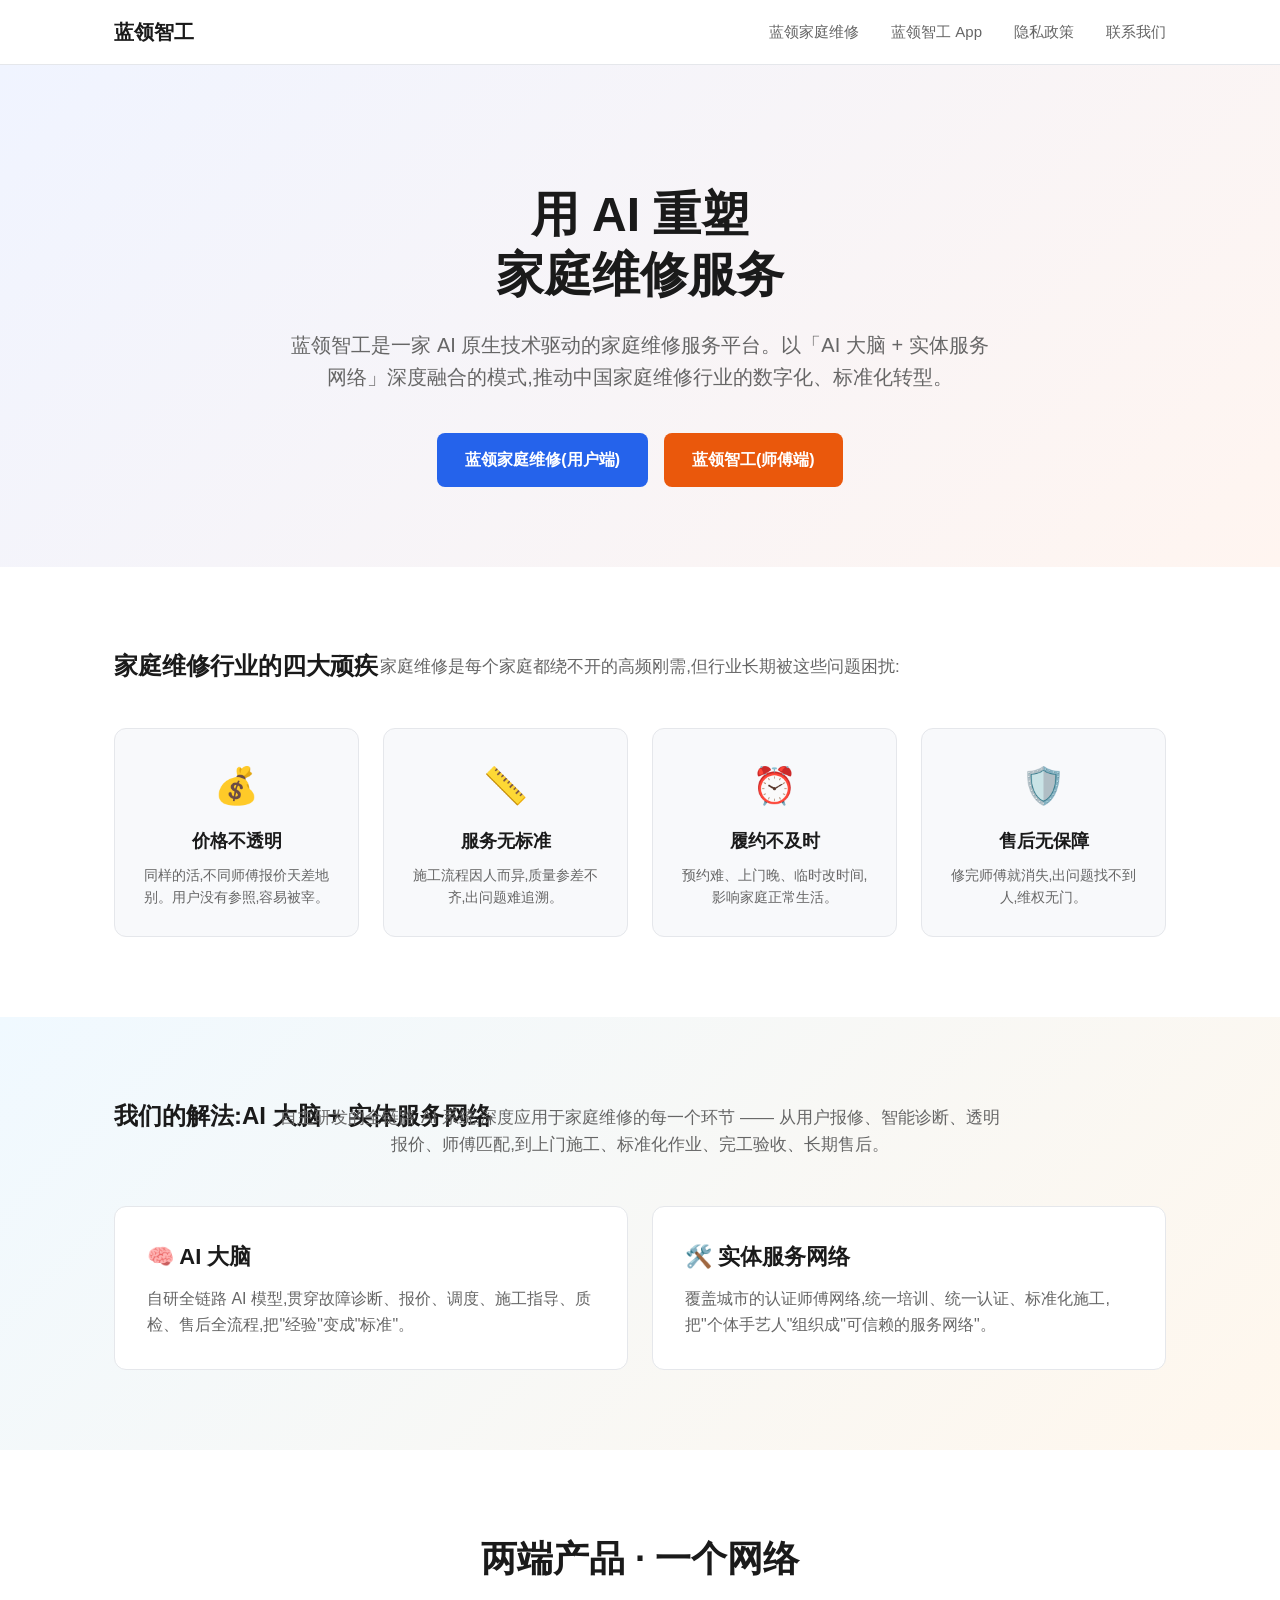
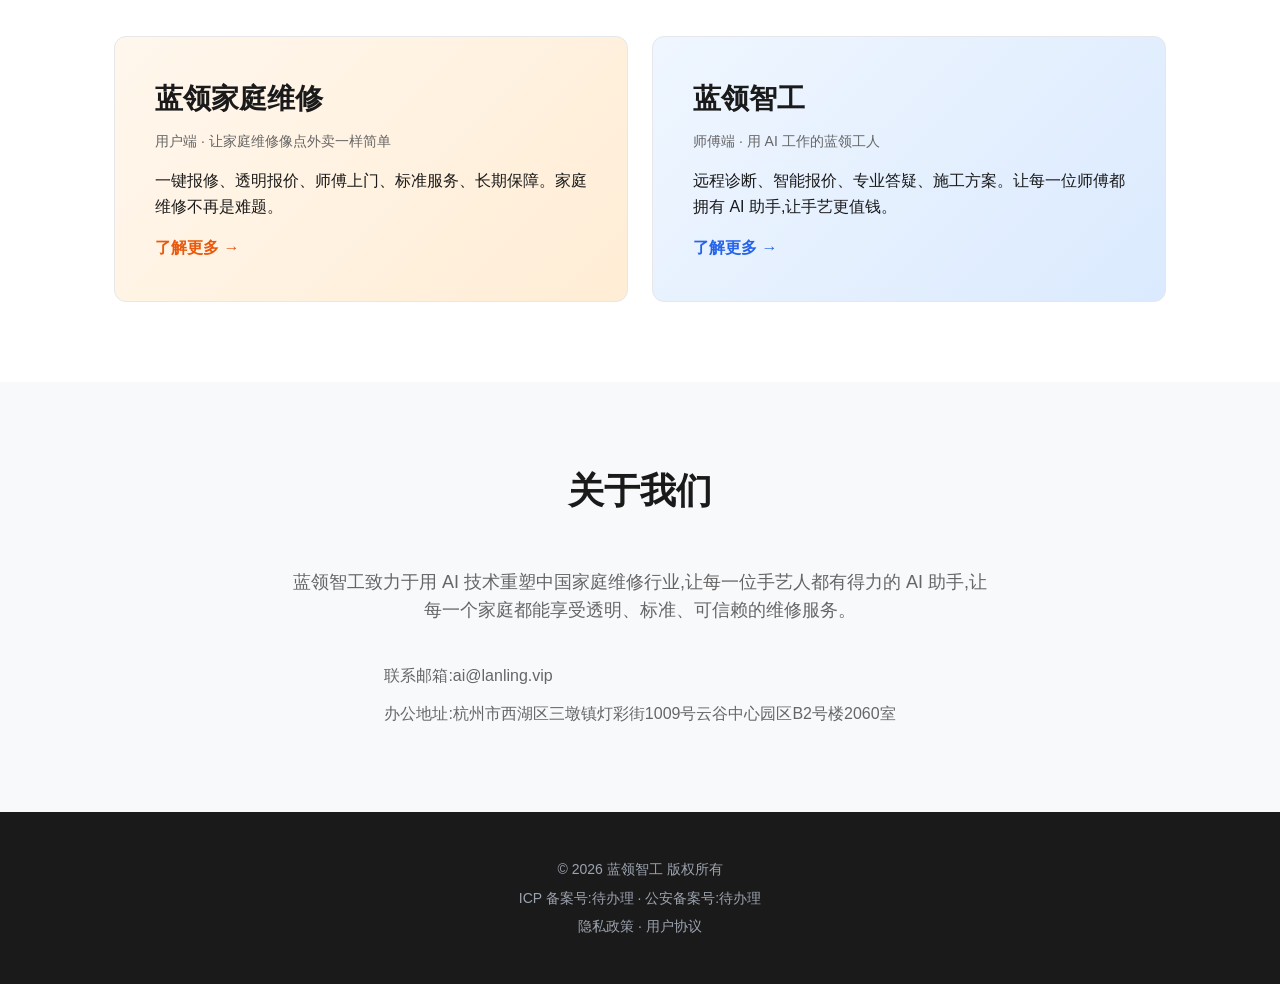
<file: index.html>
<!DOCTYPE html>
<html lang="zh-CN">
<head>
  <meta charset="UTF-8">
  <meta name="viewport" content="width=device-width, initial-scale=1.0">
  <title>蓝领智工 - AI 原生的家庭维修服务平台</title>
  <meta name="description" content="蓝领智工是一家 AI 原生技术驱动的家庭维修服务平台,以 AI 大脑 + 实体服务网络 模式推动中国家庭维修行业的数字化、标准化转型。旗下蓝领家庭维修 App 与蓝领智工 App。">
  <link rel="stylesheet" href="styles.css">
</head>
<body>
  <header class="site-header">
    <div class="container nav">
      <a href="index.html" class="logo">蓝领智工</a>
      <nav class="nav-links">
        <a href="jiating.html">蓝领家庭维修</a>
        <a href="lanlingzhigong.html">蓝领智工 App</a>
        <a href="privacy.html">隐私政策</a>
        <a href="#contact">联系我们</a>
      </nav>
    </div>
  </header>

  <section class="hero">
    <div class="container">
      <h1>用 AI 重塑<br>家庭维修服务</h1>
      <p class="lead">蓝领智工是一家 AI 原生技术驱动的家庭维修服务平台。以「AI 大脑 + 实体服务网络」深度融合的模式,推动中国家庭维修行业的数字化、标准化转型。</p>
      <div class="cta-group">
        <a href="jiating.html" class="btn btn-primary">蓝领家庭维修(用户端)</a>
        <a href="lanlingzhigong.html" class="btn btn-secondary">蓝领智工(师傅端)</a>
      </div>
    </div>
  </section>

  <section class="problem">
    <div class="container">
      <h2>家庭维修行业的四大顽疾</h2>
      <p class="section-lead">家庭维修是每个家庭都绕不开的高频刚需,但行业长期被这些问题困扰:</p>
      <div class="problem-grid">
        <div class="problem-card">
          <div class="problem-icon">💰</div>
          <h3>价格不透明</h3>
          <p>同样的活,不同师傅报价天差地别。用户没有参照,容易被宰。</p>
        </div>
        <div class="problem-card">
          <div class="problem-icon">📏</div>
          <h3>服务无标准</h3>
          <p>施工流程因人而异,质量参差不齐,出问题难追溯。</p>
        </div>
        <div class="problem-card">
          <div class="problem-icon">⏰</div>
          <h3>履约不及时</h3>
          <p>预约难、上门晚、临时改时间,影响家庭正常生活。</p>
        </div>
        <div class="problem-card">
          <div class="problem-icon">🛡️</div>
          <h3>售后无保障</h3>
          <p>修完师傅就消失,出问题找不到人,维权无门。</p>
        </div>
      </div>
    </div>
  </section>

  <section class="solution">
    <div class="container">
      <h2>我们的解法:AI 大脑 + 实体服务网络</h2>
      <p class="section-lead">自主研发的全链路 AI 系统,深度应用于家庭维修的每一个环节 —— 从用户报修、智能诊断、透明报价、师傅匹配,到上门施工、标准化作业、完工验收、长期售后。</p>
      <div class="solution-grid">
        <div class="solution-item">
          <h3>🧠 AI 大脑</h3>
          <p>自研全链路 AI 模型,贯穿故障诊断、报价、调度、施工指导、质检、售后全流程,把"经验"变成"标准"。</p>
        </div>
        <div class="solution-item">
          <h3>🛠️ 实体服务网络</h3>
          <p>覆盖城市的认证师傅网络,统一培训、统一认证、标准化施工,把"个体手艺人"组织成"可信赖的服务网络"。</p>
        </div>
      </div>
    </div>
  </section>

  <section class="products">
    <div class="container">
      <h2>两端产品 · 一个网络</h2>
      <div class="product-grid">
        <a href="jiating.html" class="product-card product-orange">
          <h3>蓝领家庭维修</h3>
          <p class="tagline">用户端 · 让家庭维修像点外卖一样简单</p>
          <p>一键报修、透明报价、师傅上门、标准服务、长期保障。家庭维修不再是难题。</p>
          <span class="learn-more">了解更多 →</span>
        </a>
        <a href="lanlingzhigong.html" class="product-card product-blue">
          <h3>蓝领智工</h3>
          <p class="tagline">师傅端 · 用 AI 工作的蓝领工人</p>
          <p>远程诊断、智能报价、专业答疑、施工方案。让每一位师傅都拥有 AI 助手,让手艺更值钱。</p>
          <span class="learn-more">了解更多 →</span>
        </a>
      </div>
    </div>
  </section>

  <section class="about" id="contact">
    <div class="container">
      <h2>关于我们</h2>
      <p>蓝领智工致力于用 AI 技术重塑中国家庭维修行业,让每一位手艺人都有得力的 AI 助手,让每一个家庭都能享受透明、标准、可信赖的维修服务。</p>
      <ul class="contact-info">
        <li>联系邮箱:ai@lanling.vip</li>
        <li>办公地址:杭州市西湖区三墩镇灯彩街1009号云谷中心园区B2号楼2060室</li>
      </ul>
    </div>
  </section>

  <footer class="site-footer">
    <div class="container">
      <p>&copy; 2026 蓝领智工 版权所有</p>
      <p>
        <a href="https://beian.miit.gov.cn" target="_blank" rel="noopener">ICP 备案号:待办理</a>
        ·
        <a href="https://beian.mps.gov.cn" target="_blank" rel="noopener">公安备案号:待办理</a>
      </p>
      <p><a href="privacy.html">隐私政策</a> · <a href="terms.html">用户协议</a></p>
    </div>
  </footer>
</body>
</html>
</file>
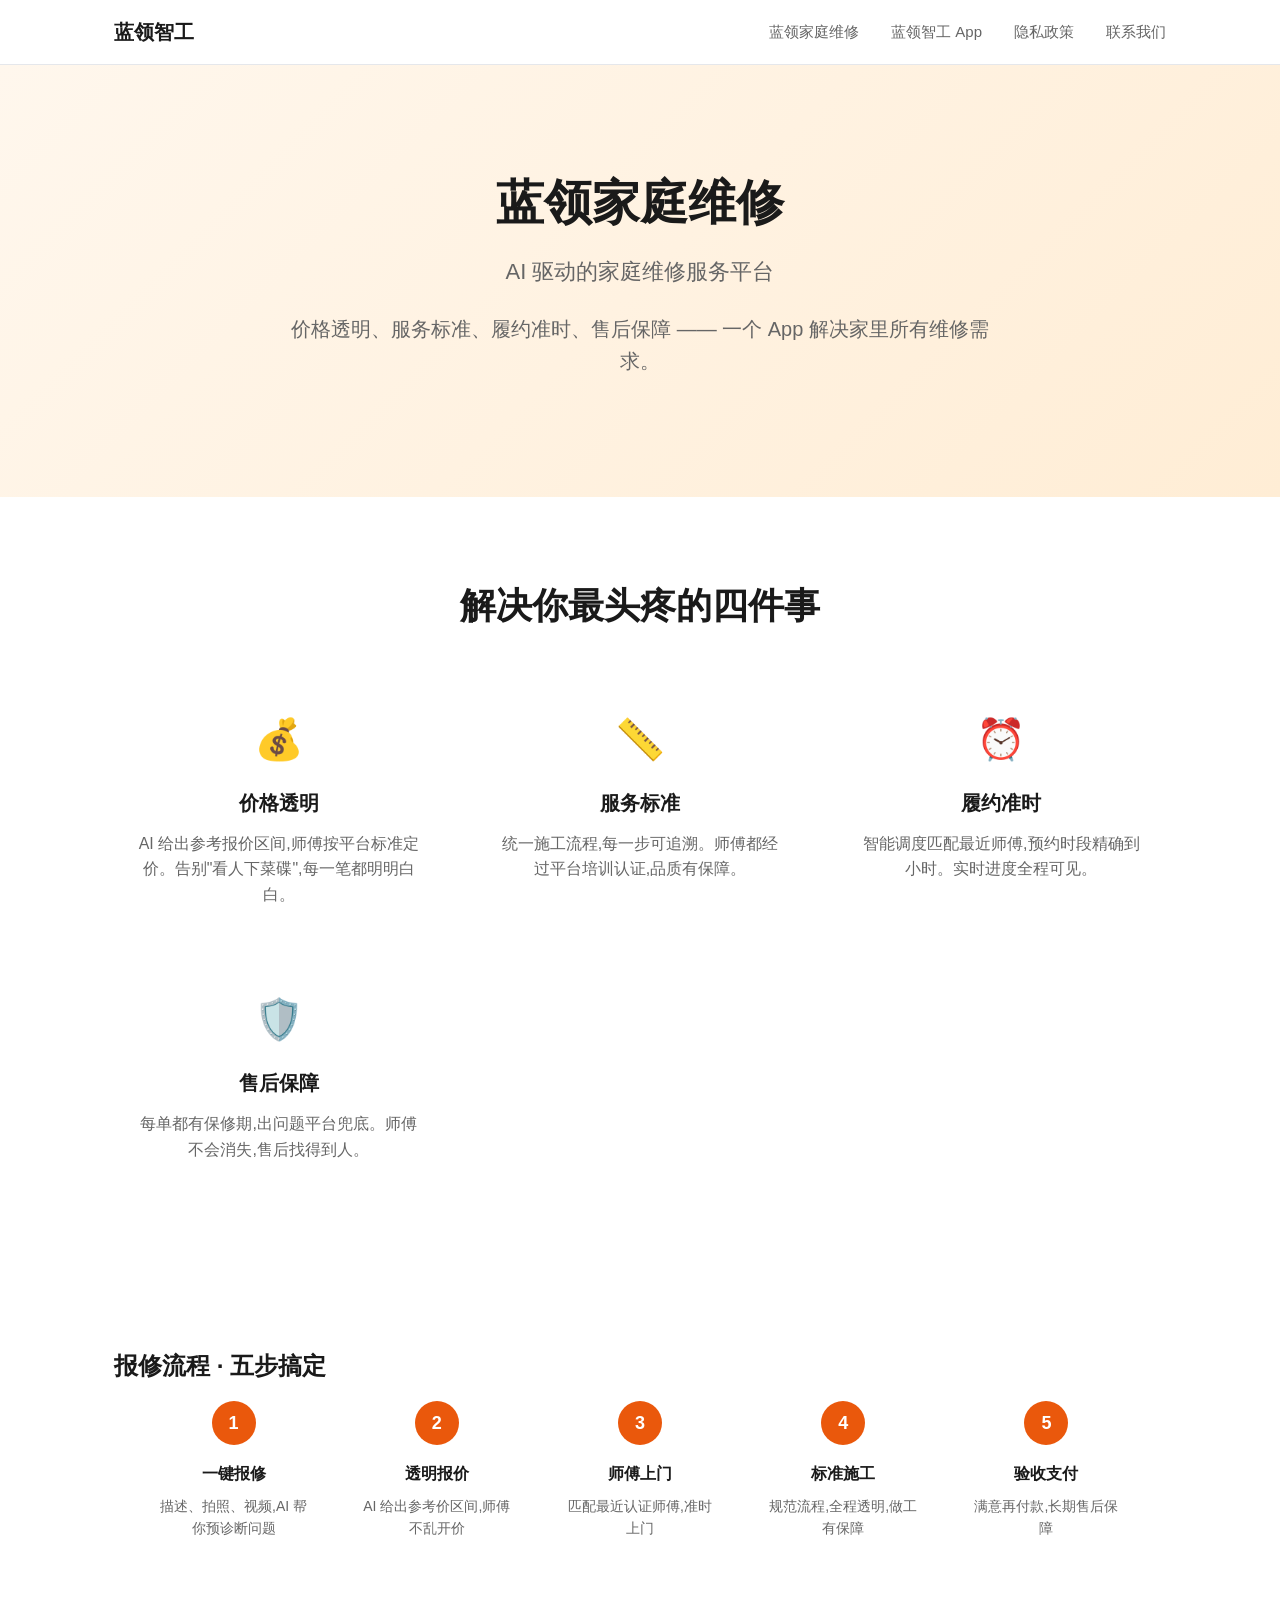
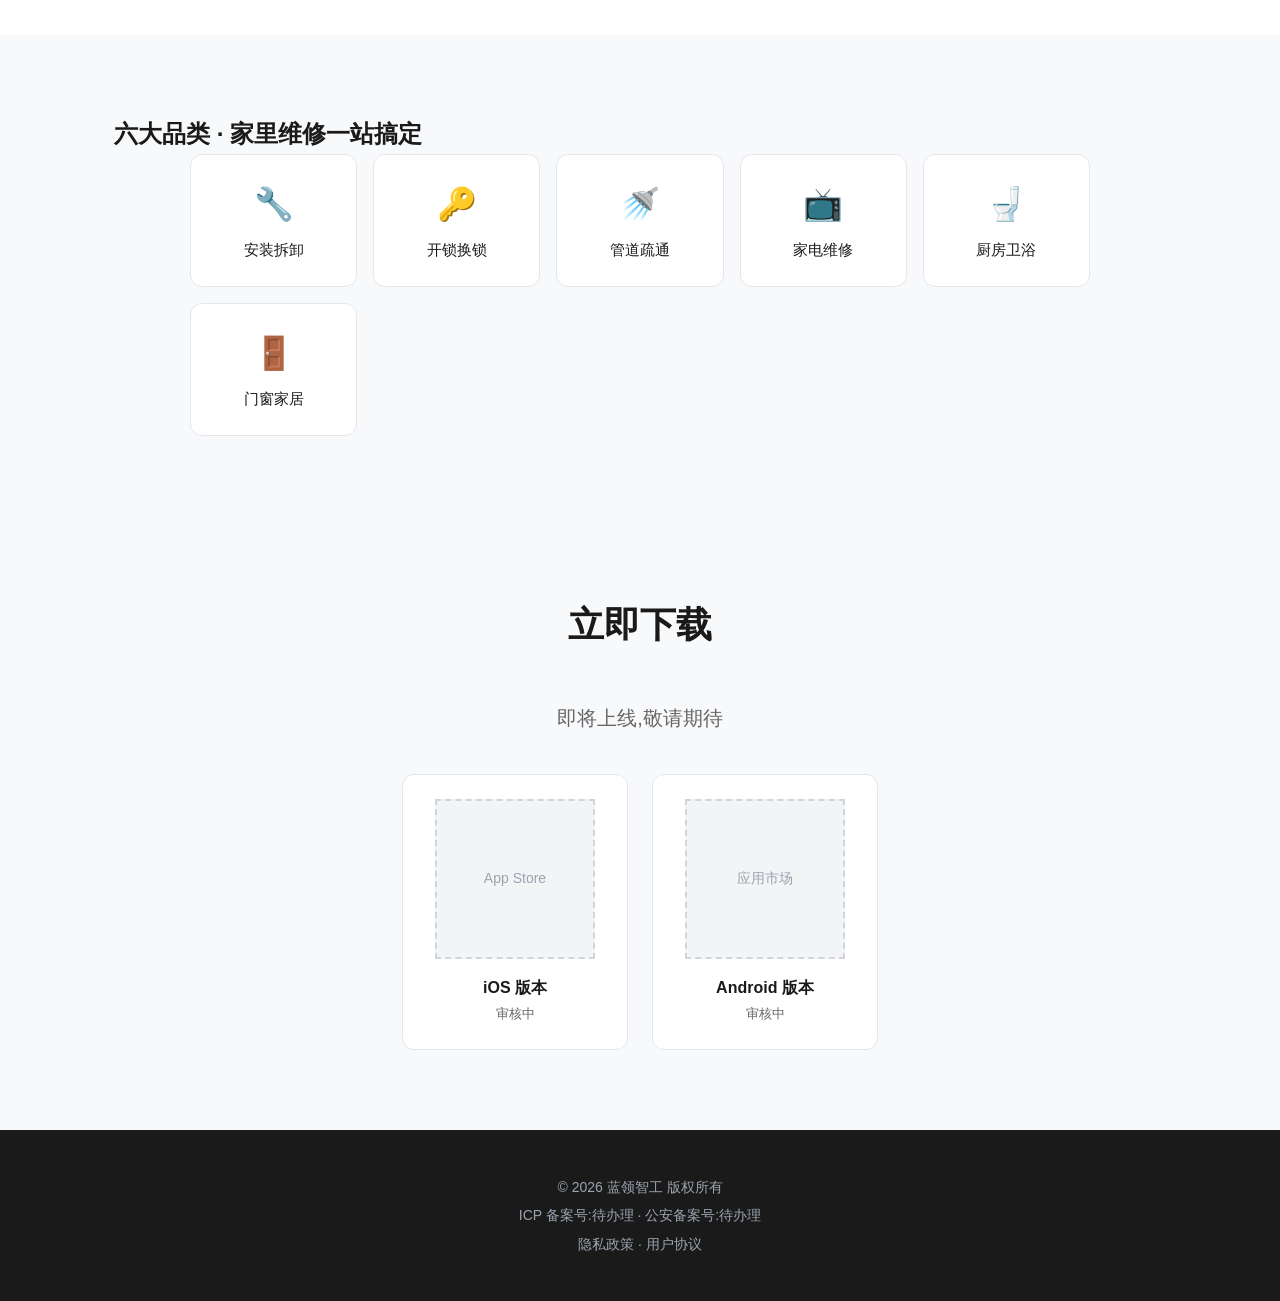
<file: jiating.html>
<!DOCTYPE html>
<html lang="zh-CN">
<head>
  <meta charset="UTF-8">
  <meta name="viewport" content="width=device-width, initial-scale=1.0">
  <title>蓝领家庭维修 - AI 驱动的家庭维修服务平台</title>
  <meta name="description" content="蓝领家庭维修是用户端家庭维修 App,价格透明、服务标准、履约准时、售后保障,六大品类一站式解决家里所有维修需求。">
  <link rel="stylesheet" href="styles.css">
</head>
<body>
  <header class="site-header">
    <div class="container nav">
      <a href="index.html" class="logo">蓝领智工</a>
      <nav class="nav-links">
        <a href="jiating.html">蓝领家庭维修</a>
        <a href="lanlingzhigong.html">蓝领智工 App</a>
        <a href="privacy.html">隐私政策</a>
        <a href="index.html#contact">联系我们</a>
      </nav>
    </div>
  </header>

  <section class="product-hero orange">
    <div class="container">
      <h1>蓝领家庭维修</h1>
      <p class="tagline">AI 驱动的家庭维修服务平台</p>
      <p class="lead">价格透明、服务标准、履约准时、售后保障 —— 一个 App 解决家里所有维修需求。</p>
    </div>
  </section>

  <section class="features">
    <div class="container">
      <h2>解决你最头疼的四件事</h2>
      <div class="feature-grid">
        <div class="feature">
          <div class="feature-icon">💰</div>
          <h3>价格透明</h3>
          <p>AI 给出参考报价区间,师傅按平台标准定价。告别"看人下菜碟",每一笔都明明白白。</p>
        </div>
        <div class="feature">
          <div class="feature-icon">📏</div>
          <h3>服务标准</h3>
          <p>统一施工流程,每一步可追溯。师傅都经过平台培训认证,品质有保障。</p>
        </div>
        <div class="feature">
          <div class="feature-icon">⏰</div>
          <h3>履约准时</h3>
          <p>智能调度匹配最近师傅,预约时段精确到小时。实时进度全程可见。</p>
        </div>
        <div class="feature">
          <div class="feature-icon">🛡️</div>
          <h3>售后保障</h3>
          <p>每单都有保修期,出问题平台兜底。师傅不会消失,售后找得到人。</p>
        </div>
      </div>
    </div>
  </section>

  <section class="how-it-works">
    <div class="container">
      <h2>报修流程 · 五步搞定</h2>
      <div class="steps">
        <div class="step">
          <div class="step-num">1</div>
          <h3>一键报修</h3>
          <p>描述、拍照、视频,AI 帮你预诊断问题</p>
        </div>
        <div class="step">
          <div class="step-num">2</div>
          <h3>透明报价</h3>
          <p>AI 给出参考价区间,师傅不乱开价</p>
        </div>
        <div class="step">
          <div class="step-num">3</div>
          <h3>师傅上门</h3>
          <p>匹配最近认证师傅,准时上门</p>
        </div>
        <div class="step">
          <div class="step-num">4</div>
          <h3>标准施工</h3>
          <p>规范流程,全程透明,做工有保障</p>
        </div>
        <div class="step">
          <div class="step-num">5</div>
          <h3>验收支付</h3>
          <p>满意再付款,长期售后保障</p>
        </div>
      </div>
    </div>
  </section>

  <section class="categories">
    <div class="container">
      <h2>六大品类 · 家里维修一站搞定</h2>
      <div class="category-grid">
        <div class="category-card">
          <div class="category-icon">🔧</div>
          <h3>安装拆卸</h3>
        </div>
        <div class="category-card">
          <div class="category-icon">🔑</div>
          <h3>开锁换锁</h3>
        </div>
        <div class="category-card">
          <div class="category-icon">🚿</div>
          <h3>管道疏通</h3>
        </div>
        <div class="category-card">
          <div class="category-icon">📺</div>
          <h3>家电维修</h3>
        </div>
        <div class="category-card">
          <div class="category-icon">🚽</div>
          <h3>厨房卫浴</h3>
        </div>
        <div class="category-card">
          <div class="category-icon">🚪</div>
          <h3>门窗家居</h3>
        </div>
      </div>
    </div>
  </section>

  <section class="download-cta">
    <div class="container">
      <h2>立即下载</h2>
      <p class="lead">即将上线,敬请期待</p>
      <div class="download-buttons">
        <div class="download-card">
          <div class="qr-placeholder">App Store</div>
          <h4>iOS 版本</h4>
          <p>审核中</p>
        </div>
        <div class="download-card">
          <div class="qr-placeholder">应用市场</div>
          <h4>Android 版本</h4>
          <p>审核中</p>
        </div>
      </div>
    </div>
  </section>

  <footer class="site-footer">
    <div class="container">
      <p>&copy; 2026 蓝领智工 版权所有</p>
      <p>
        <a href="https://beian.miit.gov.cn" target="_blank" rel="noopener">ICP 备案号:待办理</a>
        ·
        <a href="https://beian.mps.gov.cn" target="_blank" rel="noopener">公安备案号:待办理</a>
      </p>
      <p><a href="privacy.html">隐私政策</a> · <a href="terms.html">用户协议</a></p>
    </div>
  </footer>
</body>
</html>
</file>
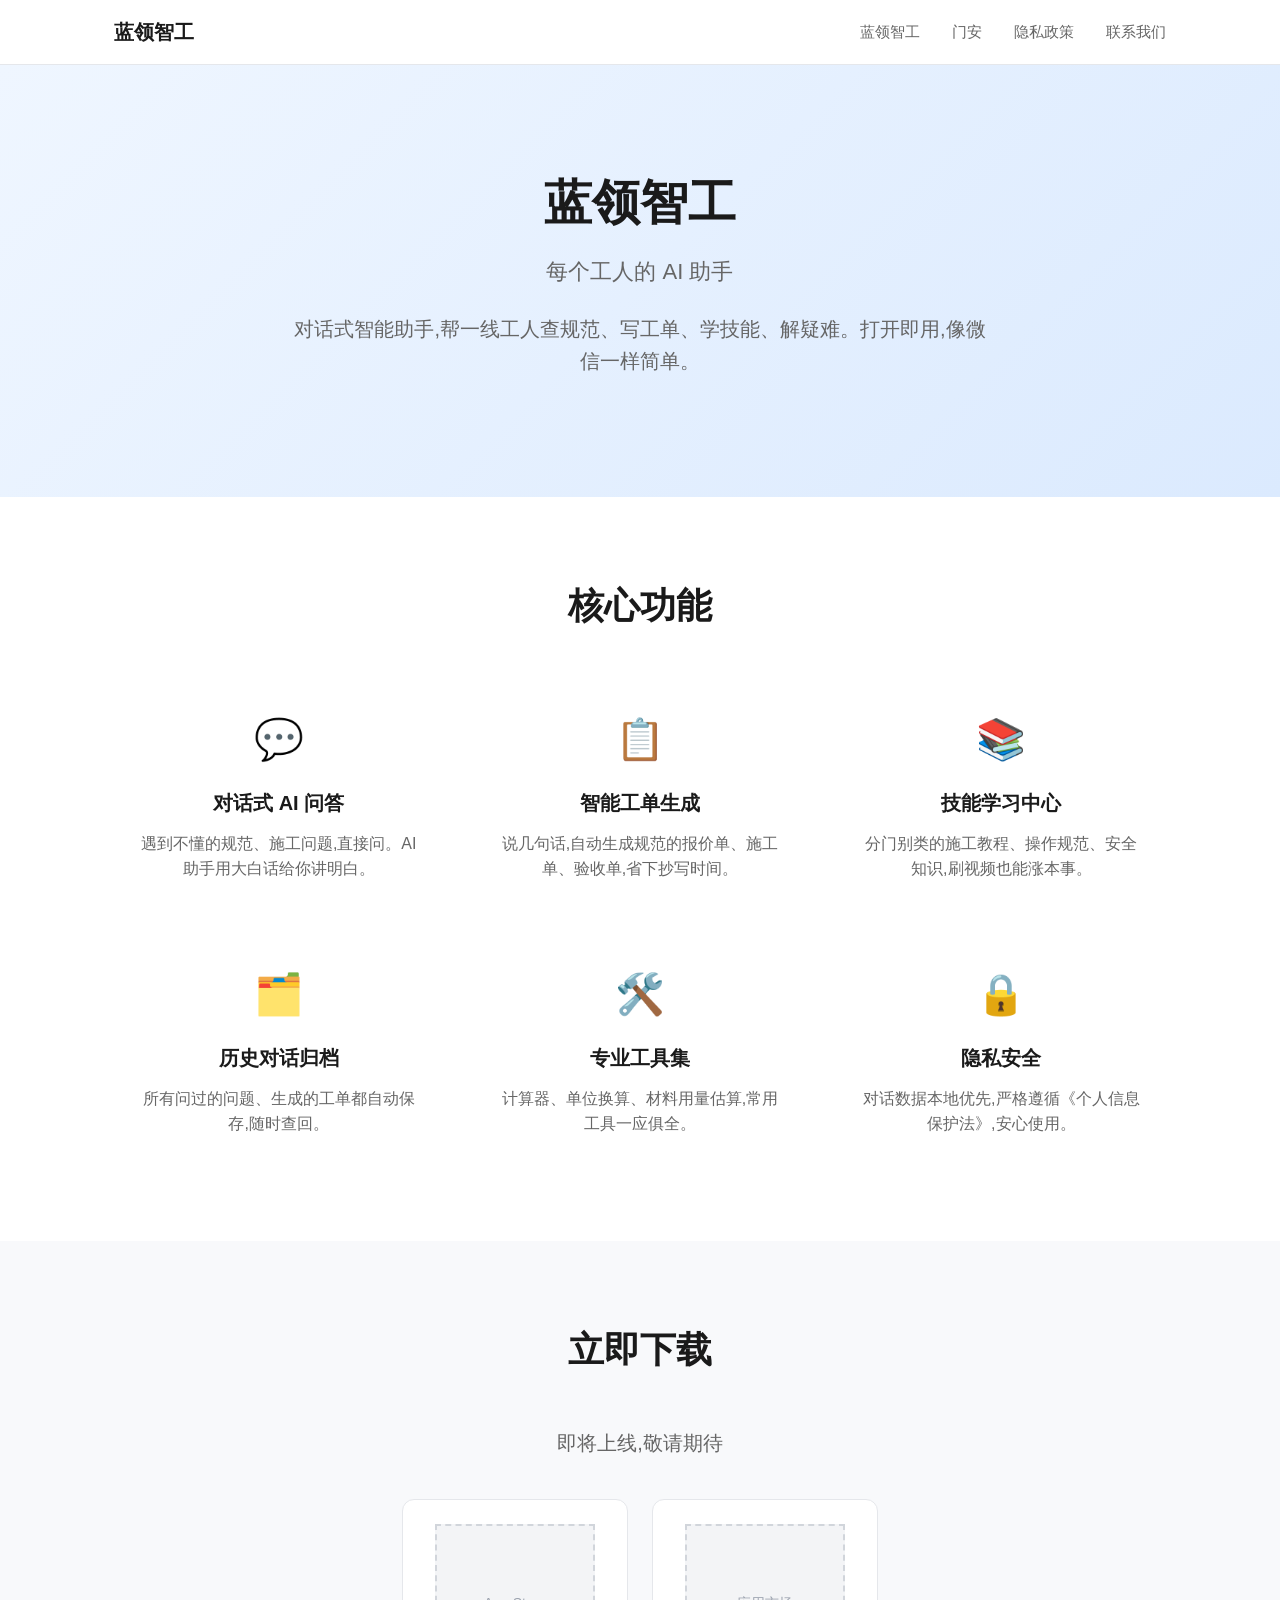
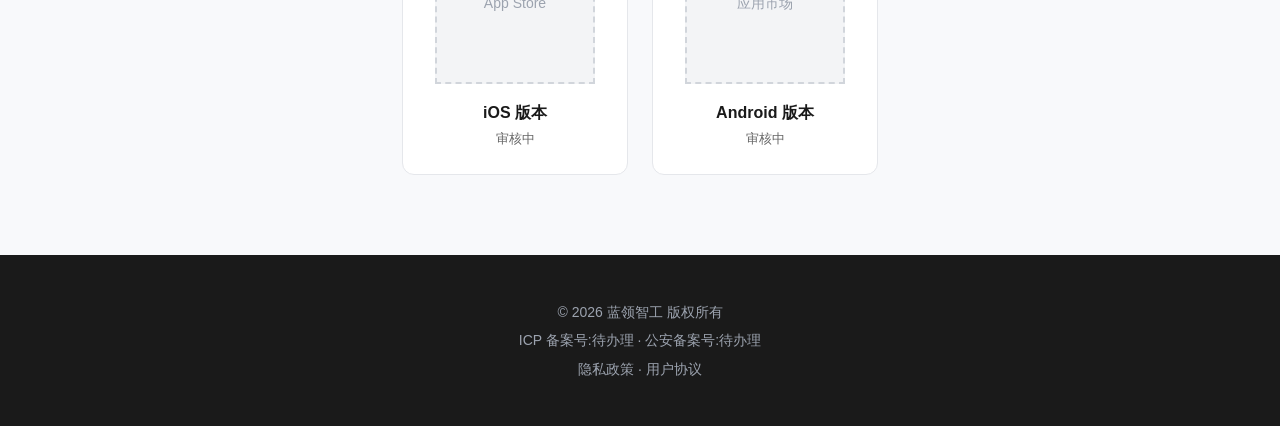
<file: lanlingzhigong.html>
<!DOCTYPE html>
<html lang="zh-CN">
<head>
  <meta charset="UTF-8">
  <meta name="viewport" content="width=device-width, initial-scale=1.0">
  <title>蓝领智工 - 每个工人的 AI 助手 | 蓝领智工</title>
  <meta name="description" content="蓝领智工是面向蓝领工人的对话式 AI 工具,查规范、写工单、学技能、找资源,像微信一样简单。">
  <link rel="stylesheet" href="styles.css">
</head>
<body>
  <header class="site-header">
    <div class="container nav">
      <a href="index.html" class="logo">蓝领智工</a>
      <nav class="nav-links">
        <a href="lanlingzhigong.html">蓝领智工</a>
        <a href="menan.html">门安</a>
        <a href="privacy.html">隐私政策</a>
        <a href="index.html#contact">联系我们</a>
      </nav>
    </div>
  </header>

  <section class="product-hero blue">
    <div class="container">
      <h1>蓝领智工</h1>
      <p class="tagline">每个工人的 AI 助手</p>
      <p class="lead">对话式智能助手,帮一线工人查规范、写工单、学技能、解疑难。打开即用,像微信一样简单。</p>
    </div>
  </section>

  <section class="features">
    <div class="container">
      <h2>核心功能</h2>
      <div class="feature-grid">
        <div class="feature">
          <div class="feature-icon">💬</div>
          <h3>对话式 AI 问答</h3>
          <p>遇到不懂的规范、施工问题,直接问。AI 助手用大白话给你讲明白。</p>
        </div>
        <div class="feature">
          <div class="feature-icon">📋</div>
          <h3>智能工单生成</h3>
          <p>说几句话,自动生成规范的报价单、施工单、验收单,省下抄写时间。</p>
        </div>
        <div class="feature">
          <div class="feature-icon">📚</div>
          <h3>技能学习中心</h3>
          <p>分门别类的施工教程、操作规范、安全知识,刷视频也能涨本事。</p>
        </div>
        <div class="feature">
          <div class="feature-icon">🗂️</div>
          <h3>历史对话归档</h3>
          <p>所有问过的问题、生成的工单都自动保存,随时查回。</p>
        </div>
        <div class="feature">
          <div class="feature-icon">🛠️</div>
          <h3>专业工具集</h3>
          <p>计算器、单位换算、材料用量估算,常用工具一应俱全。</p>
        </div>
        <div class="feature">
          <div class="feature-icon">🔒</div>
          <h3>隐私安全</h3>
          <p>对话数据本地优先,严格遵循《个人信息保护法》,安心使用。</p>
        </div>
      </div>
    </div>
  </section>

  <section class="download-cta">
    <div class="container">
      <h2>立即下载</h2>
      <p class="lead">即将上线,敬请期待</p>
      <div class="download-buttons">
        <div class="download-card">
          <div class="qr-placeholder">App Store</div>
          <h4>iOS 版本</h4>
          <p>审核中</p>
        </div>
        <div class="download-card">
          <div class="qr-placeholder">应用市场</div>
          <h4>Android 版本</h4>
          <p>审核中</p>
        </div>
      </div>
    </div>
  </section>

  <footer class="site-footer">
    <div class="container">
      <p>&copy; 2026 蓝领智工 版权所有</p>
      <p>
        <a href="https://beian.miit.gov.cn" target="_blank" rel="noopener">ICP 备案号:待办理</a>
        ·
        <a href="https://beian.mps.gov.cn" target="_blank" rel="noopener">公安备案号:待办理</a>
      </p>
      <p><a href="privacy.html">隐私政策</a> · <a href="terms.html">用户协议</a></p>
    </div>
  </footer>
</body>
</html>
</file>
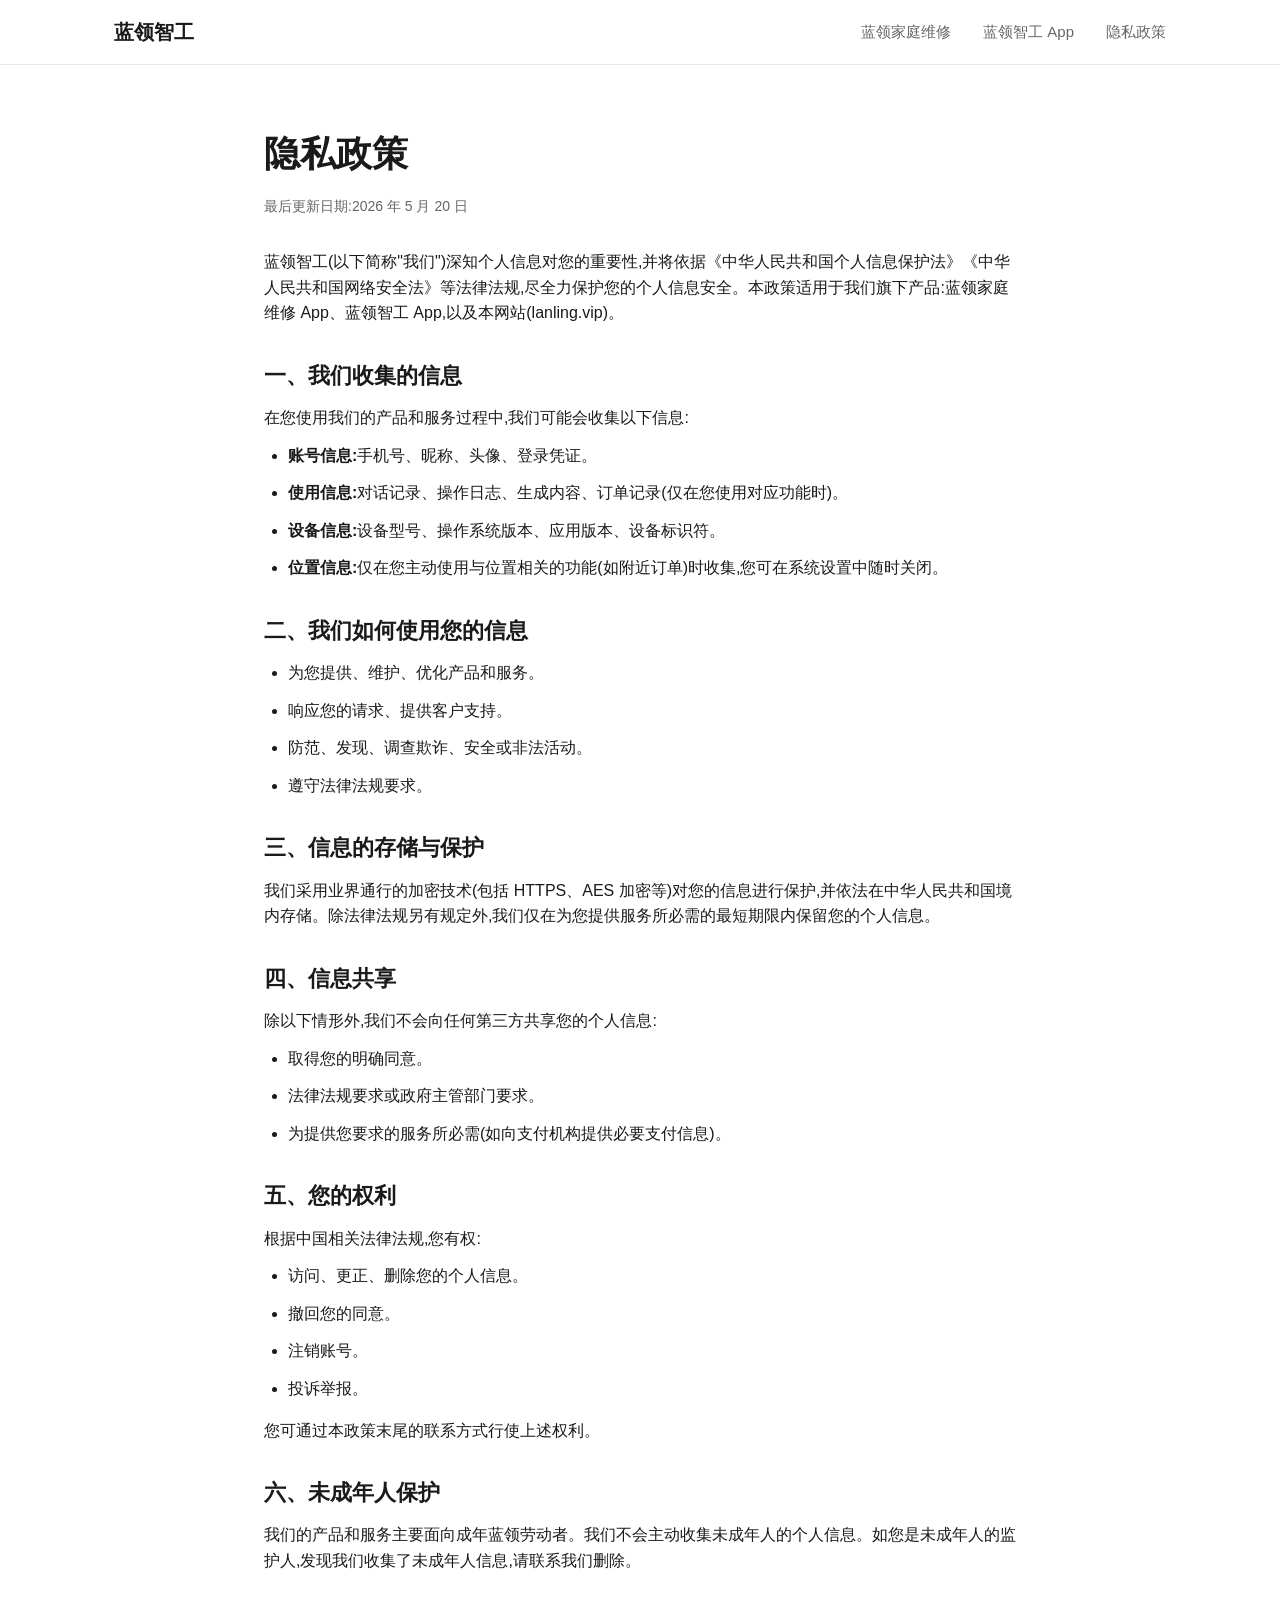
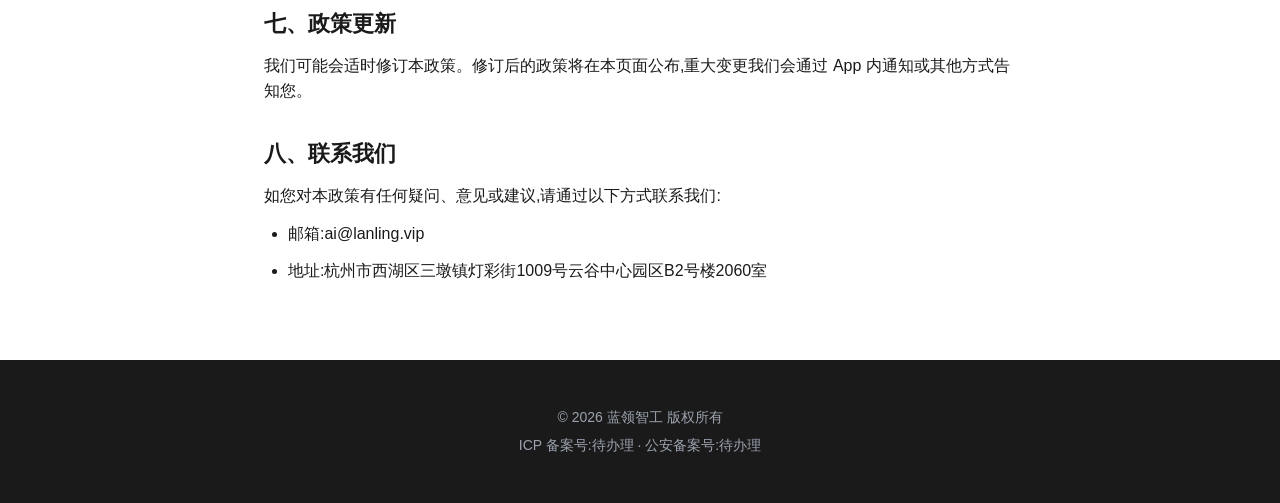
<file: privacy.html>
<!DOCTYPE html>
<html lang="zh-CN">
<head>
  <meta charset="UTF-8">
  <meta name="viewport" content="width=device-width, initial-scale=1.0">
  <title>隐私政策 | 蓝领智工</title>
  <link rel="stylesheet" href="styles.css">
</head>
<body>
  <header class="site-header">
    <div class="container nav">
      <a href="index.html" class="logo">蓝领智工</a>
      <nav class="nav-links">
        <a href="jiating.html">蓝领家庭维修</a>
        <a href="lanlingzhigong.html">蓝领智工 App</a>
        <a href="privacy.html">隐私政策</a>
      </nav>
    </div>
  </header>

  <main class="container legal">
    <h1>隐私政策</h1>
    <p class="updated">最后更新日期:2026 年 5 月 20 日</p>

    <p>蓝领智工(以下简称"我们")深知个人信息对您的重要性,并将依据《中华人民共和国个人信息保护法》《中华人民共和国网络安全法》等法律法规,尽全力保护您的个人信息安全。本政策适用于我们旗下产品:蓝领家庭维修 App、蓝领智工 App,以及本网站(lanling.vip)。</p>

    <h2>一、我们收集的信息</h2>
    <p>在您使用我们的产品和服务过程中,我们可能会收集以下信息:</p>
    <ul>
      <li><strong>账号信息:</strong>手机号、昵称、头像、登录凭证。</li>
      <li><strong>使用信息:</strong>对话记录、操作日志、生成内容、订单记录(仅在您使用对应功能时)。</li>
      <li><strong>设备信息:</strong>设备型号、操作系统版本、应用版本、设备标识符。</li>
      <li><strong>位置信息:</strong>仅在您主动使用与位置相关的功能(如附近订单)时收集,您可在系统设置中随时关闭。</li>
    </ul>

    <h2>二、我们如何使用您的信息</h2>
    <ul>
      <li>为您提供、维护、优化产品和服务。</li>
      <li>响应您的请求、提供客户支持。</li>
      <li>防范、发现、调查欺诈、安全或非法活动。</li>
      <li>遵守法律法规要求。</li>
    </ul>

    <h2>三、信息的存储与保护</h2>
    <p>我们采用业界通行的加密技术(包括 HTTPS、AES 加密等)对您的信息进行保护,并依法在中华人民共和国境内存储。除法律法规另有规定外,我们仅在为您提供服务所必需的最短期限内保留您的个人信息。</p>

    <h2>四、信息共享</h2>
    <p>除以下情形外,我们不会向任何第三方共享您的个人信息:</p>
    <ul>
      <li>取得您的明确同意。</li>
      <li>法律法规要求或政府主管部门要求。</li>
      <li>为提供您要求的服务所必需(如向支付机构提供必要支付信息)。</li>
    </ul>

    <h2>五、您的权利</h2>
    <p>根据中国相关法律法规,您有权:</p>
    <ul>
      <li>访问、更正、删除您的个人信息。</li>
      <li>撤回您的同意。</li>
      <li>注销账号。</li>
      <li>投诉举报。</li>
    </ul>
    <p>您可通过本政策末尾的联系方式行使上述权利。</p>

    <h2>六、未成年人保护</h2>
    <p>我们的产品和服务主要面向成年蓝领劳动者。我们不会主动收集未成年人的个人信息。如您是未成年人的监护人,发现我们收集了未成年人信息,请联系我们删除。</p>

    <h2>七、政策更新</h2>
    <p>我们可能会适时修订本政策。修订后的政策将在本页面公布,重大变更我们会通过 App 内通知或其他方式告知您。</p>

    <h2>八、联系我们</h2>
    <p>如您对本政策有任何疑问、意见或建议,请通过以下方式联系我们:</p>
    <ul>
      <li>邮箱:ai@lanling.vip</li>
      <li>地址:杭州市西湖区三墩镇灯彩街1009号云谷中心园区B2号楼2060室</li>
    </ul>
  </main>

  <footer class="site-footer">
    <div class="container">
      <p>&copy; 2026 蓝领智工 版权所有</p>
      <p>
        <a href="https://beian.miit.gov.cn" target="_blank" rel="noopener">ICP 备案号:待办理</a>
        ·
        <a href="https://beian.mps.gov.cn" target="_blank" rel="noopener">公安备案号:待办理</a>
      </p>
    </div>
  </footer>
</body>
</html>
</file>
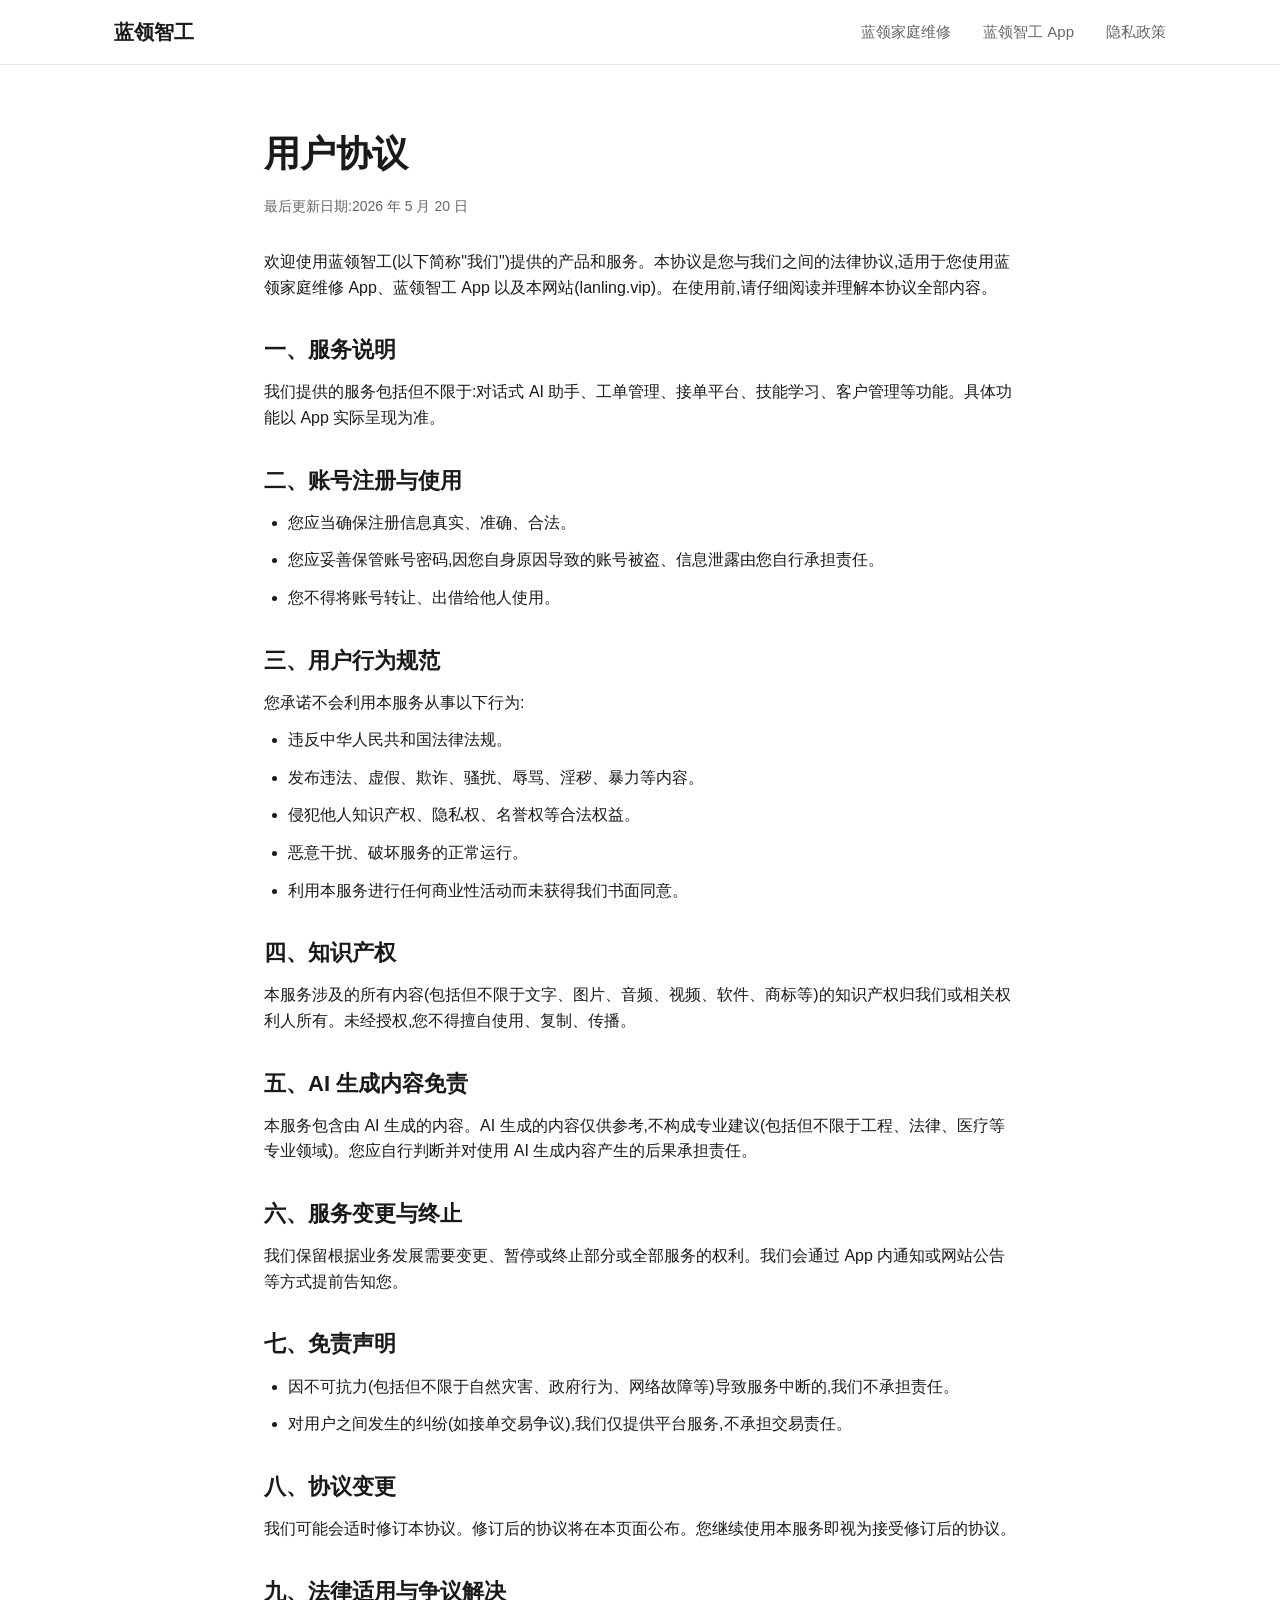
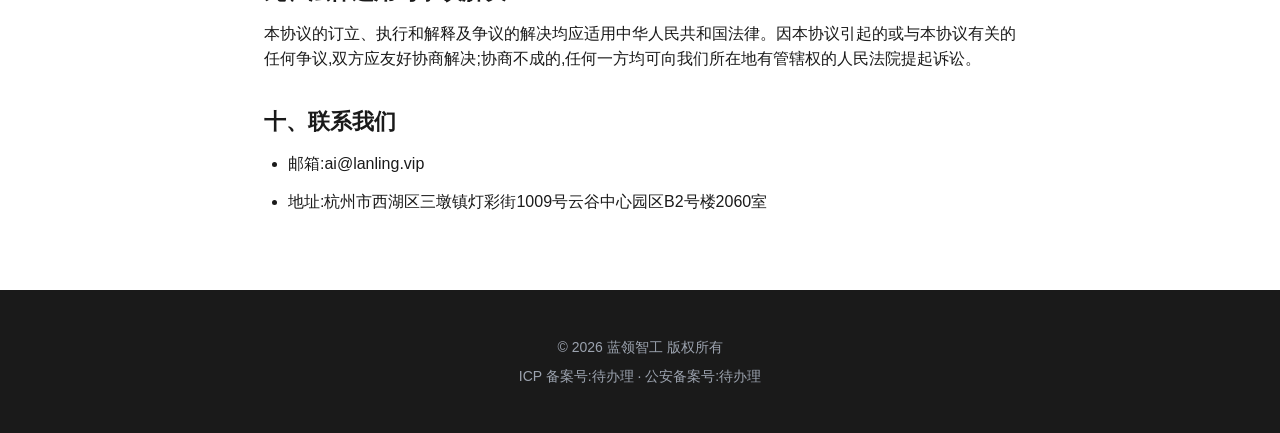
<file: terms.html>
<!DOCTYPE html>
<html lang="zh-CN">
<head>
  <meta charset="UTF-8">
  <meta name="viewport" content="width=device-width, initial-scale=1.0">
  <title>用户协议 | 蓝领智工</title>
  <link rel="stylesheet" href="styles.css">
</head>
<body>
  <header class="site-header">
    <div class="container nav">
      <a href="index.html" class="logo">蓝领智工</a>
      <nav class="nav-links">
        <a href="jiating.html">蓝领家庭维修</a>
        <a href="lanlingzhigong.html">蓝领智工 App</a>
        <a href="privacy.html">隐私政策</a>
      </nav>
    </div>
  </header>

  <main class="container legal">
    <h1>用户协议</h1>
    <p class="updated">最后更新日期:2026 年 5 月 20 日</p>

    <p>欢迎使用蓝领智工(以下简称"我们")提供的产品和服务。本协议是您与我们之间的法律协议,适用于您使用蓝领家庭维修 App、蓝领智工 App 以及本网站(lanling.vip)。在使用前,请仔细阅读并理解本协议全部内容。</p>

    <h2>一、服务说明</h2>
    <p>我们提供的服务包括但不限于:对话式 AI 助手、工单管理、接单平台、技能学习、客户管理等功能。具体功能以 App 实际呈现为准。</p>

    <h2>二、账号注册与使用</h2>
    <ul>
      <li>您应当确保注册信息真实、准确、合法。</li>
      <li>您应妥善保管账号密码,因您自身原因导致的账号被盗、信息泄露由您自行承担责任。</li>
      <li>您不得将账号转让、出借给他人使用。</li>
    </ul>

    <h2>三、用户行为规范</h2>
    <p>您承诺不会利用本服务从事以下行为:</p>
    <ul>
      <li>违反中华人民共和国法律法规。</li>
      <li>发布违法、虚假、欺诈、骚扰、辱骂、淫秽、暴力等内容。</li>
      <li>侵犯他人知识产权、隐私权、名誉权等合法权益。</li>
      <li>恶意干扰、破坏服务的正常运行。</li>
      <li>利用本服务进行任何商业性活动而未获得我们书面同意。</li>
    </ul>

    <h2>四、知识产权</h2>
    <p>本服务涉及的所有内容(包括但不限于文字、图片、音频、视频、软件、商标等)的知识产权归我们或相关权利人所有。未经授权,您不得擅自使用、复制、传播。</p>

    <h2>五、AI 生成内容免责</h2>
    <p>本服务包含由 AI 生成的内容。AI 生成的内容仅供参考,不构成专业建议(包括但不限于工程、法律、医疗等专业领域)。您应自行判断并对使用 AI 生成内容产生的后果承担责任。</p>

    <h2>六、服务变更与终止</h2>
    <p>我们保留根据业务发展需要变更、暂停或终止部分或全部服务的权利。我们会通过 App 内通知或网站公告等方式提前告知您。</p>

    <h2>七、免责声明</h2>
    <ul>
      <li>因不可抗力(包括但不限于自然灾害、政府行为、网络故障等)导致服务中断的,我们不承担责任。</li>
      <li>对用户之间发生的纠纷(如接单交易争议),我们仅提供平台服务,不承担交易责任。</li>
    </ul>

    <h2>八、协议变更</h2>
    <p>我们可能会适时修订本协议。修订后的协议将在本页面公布。您继续使用本服务即视为接受修订后的协议。</p>

    <h2>九、法律适用与争议解决</h2>
    <p>本协议的订立、执行和解释及争议的解决均应适用中华人民共和国法律。因本协议引起的或与本协议有关的任何争议,双方应友好协商解决;协商不成的,任何一方均可向我们所在地有管辖权的人民法院提起诉讼。</p>

    <h2>十、联系我们</h2>
    <ul>
      <li>邮箱:ai@lanling.vip</li>
      <li>地址:杭州市西湖区三墩镇灯彩街1009号云谷中心园区B2号楼2060室</li>
    </ul>
  </main>

  <footer class="site-footer">
    <div class="container">
      <p>&copy; 2026 蓝领智工 版权所有</p>
      <p>
        <a href="https://beian.miit.gov.cn" target="_blank" rel="noopener">ICP 备案号:待办理</a>
        ·
        <a href="https://beian.mps.gov.cn" target="_blank" rel="noopener">公安备案号:待办理</a>
      </p>
    </div>
  </footer>
</body>
</html>
</file>
<file: styles.css>
:root {
  --color-text: #1a1a1a;
  --color-text-muted: #666;
  --color-bg: #fff;
  --color-bg-alt: #f8f9fb;
  --color-border: #e5e7eb;
  --color-blue: #2563eb;
  --color-orange: #ea580c;
  --max-width: 1100px;
  --radius: 12px;
}

* { box-sizing: border-box; margin: 0; padding: 0; }

body {
  font-family: -apple-system, BlinkMacSystemFont, "PingFang SC", "Microsoft YaHei", sans-serif;
  color: var(--color-text);
  line-height: 1.6;
  background: var(--color-bg);
}

.container {
  max-width: var(--max-width);
  margin: 0 auto;
  padding: 0 24px;
}

.site-header {
  border-bottom: 1px solid var(--color-border);
  background: rgba(255,255,255,0.95);
  backdrop-filter: blur(8px);
  position: sticky;
  top: 0;
  z-index: 100;
}

.nav {
  display: flex;
  justify-content: space-between;
  align-items: center;
  height: 64px;
}

.logo {
  font-size: 20px;
  font-weight: 700;
  color: var(--color-text);
  text-decoration: none;
}

.nav-links {
  display: flex;
  gap: 32px;
}

.nav-links a {
  color: var(--color-text-muted);
  text-decoration: none;
  font-size: 15px;
  transition: color 0.2s;
}

.nav-links a:hover { color: var(--color-text); }

.hero {
  padding: 120px 0 80px;
  text-align: center;
  background: linear-gradient(135deg, #f0f4ff 0%, #fff5f0 100%);
}

.hero h1 {
  font-size: 48px;
  font-weight: 700;
  margin-bottom: 24px;
  line-height: 1.25;
}

.lead {
  font-size: 20px;
  color: var(--color-text-muted);
  max-width: 700px;
  margin: 0 auto 40px;
}

.cta-group {
  display: flex;
  gap: 16px;
  justify-content: center;
  flex-wrap: wrap;
}

.btn {
  display: inline-block;
  padding: 14px 28px;
  border-radius: 8px;
  text-decoration: none;
  font-weight: 600;
  font-size: 16px;
  transition: transform 0.15s, box-shadow 0.15s;
}

.btn:hover {
  transform: translateY(-1px);
  box-shadow: 0 4px 12px rgba(0,0,0,0.1);
}

.btn-primary { background: var(--color-blue); color: white; }
.btn-secondary { background: var(--color-orange); color: white; }

.products { padding: 80px 0; }

.products h2, .about h2, .features h2, .download-cta h2 {
  font-size: 36px;
  text-align: center;
  margin-bottom: 48px;
}

.product-grid {
  display: grid;
  grid-template-columns: repeat(auto-fit, minmax(320px, 1fr));
  gap: 24px;
}

.product-card {
  display: block;
  padding: 40px;
  border-radius: var(--radius);
  text-decoration: none;
  color: var(--color-text);
  transition: transform 0.2s, box-shadow 0.2s;
  border: 1px solid var(--color-border);
}

.product-card:hover {
  transform: translateY(-4px);
  box-shadow: 0 12px 32px rgba(0,0,0,0.08);
}

.product-blue { background: linear-gradient(135deg, #eff6ff 0%, #dbeafe 100%); }
.product-orange { background: linear-gradient(135deg, #fff7ed 0%, #ffedd5 100%); }

.product-card h3 { font-size: 28px; margin-bottom: 8px; }

.product-card .tagline {
  font-size: 14px;
  color: var(--color-text-muted);
  margin-bottom: 16px;
  font-weight: 500;
}

.product-card p { margin-bottom: 16px; }

.learn-more { color: var(--color-blue); font-weight: 600; }
.product-orange .learn-more { color: var(--color-orange); }

.about {
  padding: 80px 0;
  background: var(--color-bg-alt);
  text-align: center;
}

.about p {
  font-size: 18px;
  color: var(--color-text-muted);
  max-width: 700px;
  margin: 0 auto 32px;
}

.contact-info {
  list-style: none;
  display: inline-block;
  text-align: left;
}

.contact-info li {
  padding: 6px 0;
  color: var(--color-text-muted);
}

.product-hero {
  padding: 100px 0 80px;
  text-align: center;
}

.product-hero.blue { background: linear-gradient(135deg, #eff6ff 0%, #dbeafe 100%); }
.product-hero.orange { background: linear-gradient(135deg, #fff7ed 0%, #ffedd5 100%); }

.product-hero h1 { font-size: 48px; margin-bottom: 12px; }

.product-hero .tagline {
  font-size: 22px;
  color: var(--color-text-muted);
  margin-bottom: 24px;
}

.features { padding: 80px 0; }

.feature-grid {
  display: grid;
  grid-template-columns: repeat(auto-fit, minmax(280px, 1fr));
  gap: 32px;
}

.feature {
  text-align: center;
  padding: 24px;
}

.feature-icon { font-size: 40px; margin-bottom: 16px; }
.feature h3 { font-size: 20px; margin-bottom: 12px; }
.feature p { color: var(--color-text-muted); }

.download-cta {
  padding: 80px 0;
  background: var(--color-bg-alt);
  text-align: center;
}

.download-buttons {
  display: flex;
  gap: 24px;
  justify-content: center;
  flex-wrap: wrap;
  margin-top: 32px;
}

.download-card {
  padding: 24px 32px;
  background: white;
  border-radius: var(--radius);
  border: 1px solid var(--color-border);
  min-width: 220px;
}

.qr-placeholder {
  width: 160px;
  height: 160px;
  background: #f3f4f6;
  border: 2px dashed #d1d5db;
  margin: 0 auto 16px;
  display: flex;
  align-items: center;
  justify-content: center;
  color: #9ca3af;
  font-size: 14px;
}

.download-card h4 { font-size: 16px; margin-bottom: 4px; }
.download-card p { font-size: 13px; color: var(--color-text-muted); }

.site-footer {
  padding: 40px 0;
  background: #1a1a1a;
  color: #9ca3af;
  text-align: center;
}

.site-footer p { margin: 6px 0; font-size: 14px; }
.site-footer a { color: #9ca3af; text-decoration: none; }
.site-footer a:hover { color: white; }

.legal {
  padding: 60px 24px;
  max-width: 800px;
}

.legal h1 { font-size: 36px; margin-bottom: 12px; }
.legal h2 { font-size: 22px; margin: 32px 0 12px; }
.legal p, .legal li { margin-bottom: 12px; }
.legal ul, .legal ol { padding-left: 24px; margin-bottom: 16px; }

.legal .updated {
  color: var(--color-text-muted);
  font-size: 14px;
  margin-bottom: 32px;
}

.section-lead {
  font-size: 17px;
  color: var(--color-text-muted);
  text-align: center;
  max-width: 720px;
  margin: -32px auto 48px;
}

.problem { padding: 80px 0; }

.problem-grid {
  display: grid;
  grid-template-columns: repeat(auto-fit, minmax(220px, 1fr));
  gap: 24px;
}

.problem-card {
  padding: 28px 24px;
  background: var(--color-bg-alt);
  border-radius: var(--radius);
  text-align: center;
  border: 1px solid var(--color-border);
}

.problem-icon { font-size: 36px; margin-bottom: 12px; }
.problem-card h3 { font-size: 18px; margin-bottom: 8px; }
.problem-card p { font-size: 14px; color: var(--color-text-muted); }

.solution {
  padding: 80px 0;
  background: linear-gradient(135deg, #f0f9ff 0%, #fff7ed 100%);
}

.solution-grid {
  display: grid;
  grid-template-columns: repeat(auto-fit, minmax(320px, 1fr));
  gap: 24px;
}

.solution-item {
  padding: 32px;
  background: white;
  border-radius: var(--radius);
  border: 1px solid var(--color-border);
}

.solution-item h3 { font-size: 22px; margin-bottom: 12px; }
.solution-item p { color: var(--color-text-muted); }

.categories {
  padding: 80px 0;
  background: var(--color-bg-alt);
}

.category-grid {
  display: grid;
  grid-template-columns: repeat(auto-fit, minmax(150px, 1fr));
  gap: 16px;
  max-width: 900px;
  margin: 0 auto;
}

.category-card {
  padding: 24px 16px;
  background: white;
  border-radius: var(--radius);
  text-align: center;
  border: 1px solid var(--color-border);
  transition: transform 0.2s, box-shadow 0.2s;
}

.category-card:hover {
  transform: translateY(-3px);
  box-shadow: 0 8px 20px rgba(0,0,0,0.06);
}

.category-icon { font-size: 32px; margin-bottom: 8px; }
.category-card h3 { font-size: 15px; font-weight: 500; }

.how-it-works { padding: 80px 0; }

.steps {
  display: grid;
  grid-template-columns: repeat(auto-fit, minmax(180px, 1fr));
  gap: 16px;
  max-width: 1000px;
  margin: 0 auto;
}

.step { text-align: center; padding: 16px; }

.step-num {
  width: 44px;
  height: 44px;
  border-radius: 50%;
  background: var(--color-orange);
  color: white;
  display: inline-flex;
  align-items: center;
  justify-content: center;
  font-size: 18px;
  font-weight: 700;
  margin-bottom: 16px;
}

.step h3 { font-size: 16px; margin-bottom: 8px; }
.step p { font-size: 14px; color: var(--color-text-muted); }

.features-alt { background: var(--color-bg-alt); }

@media (max-width: 768px) {
  .hero { padding: 60px 0 40px; }
  .hero h1, .product-hero h1 { font-size: 32px; }
  .products h2, .about h2, .features h2, .download-cta h2 { font-size: 28px; margin-bottom: 32px; }
  .lead { font-size: 16px; }
  .nav-links { gap: 12px; }
  .nav-links a { font-size: 13px; }
  .product-card { padding: 24px; }
  .product-card h3 { font-size: 22px; }
  .product-hero { padding: 60px 0 40px; }
  .product-hero .tagline { font-size: 18px; }
}
</file>
